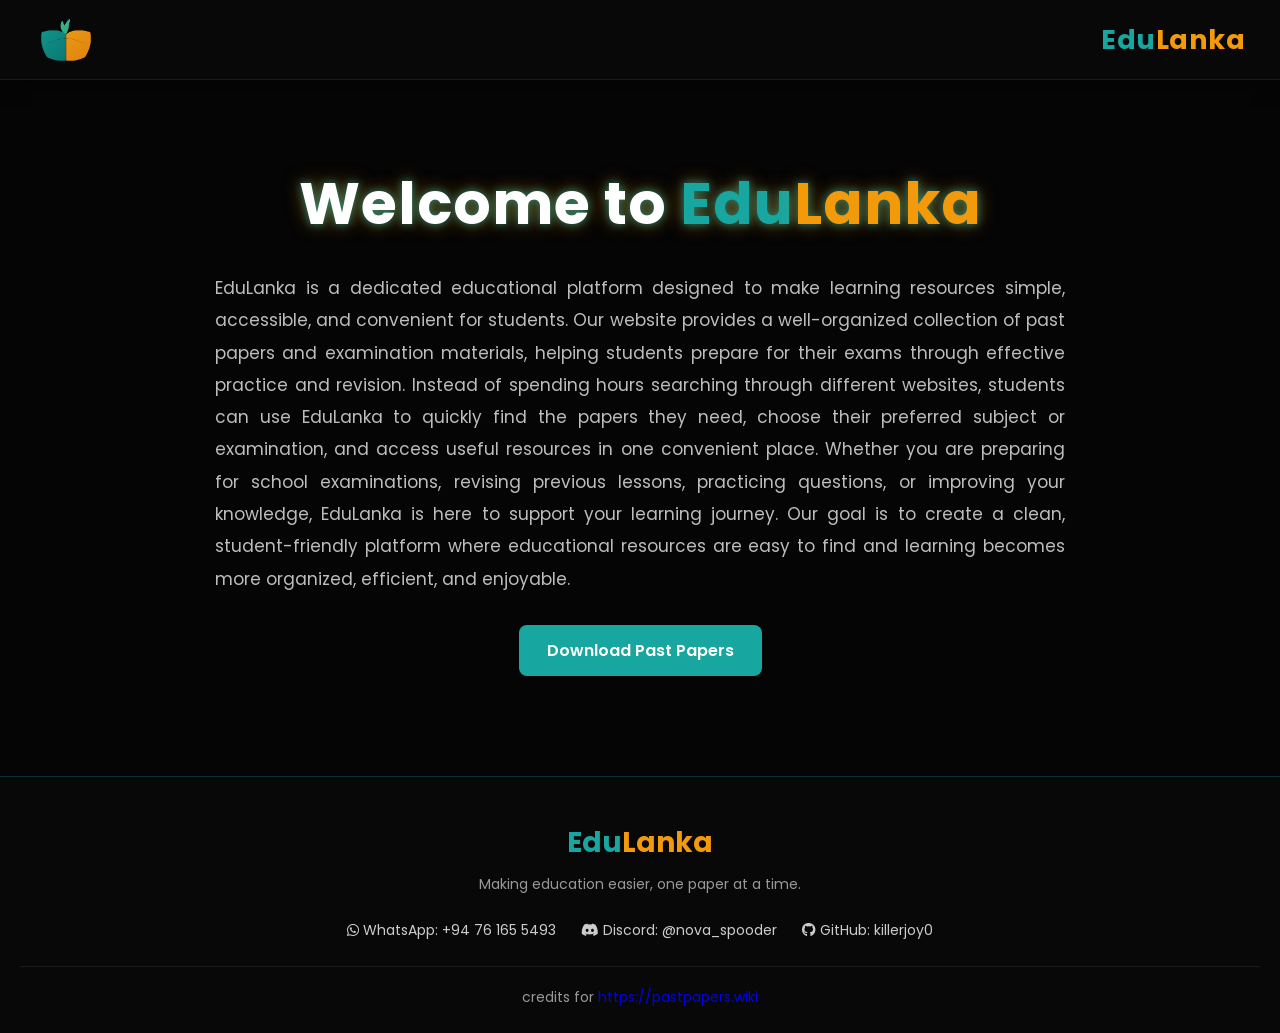
<file: index.html>
<!DOCTYPE html>
<html lang="en">
<head>
    <meta charset="UTF-8">
    <meta name="viewport" content="width=device-width, initial-scale=1.0">

    <title>EduLanka</title>
    <link rel="icon" type="image" href="logo.png">
    <link rel="preconnect" href="https://fonts.googleapis.com">
    <link rel="preconnect" href="https://fonts.gstatic.com" crossorigin>
    <link href="https://fonts.googleapis.com/css2?family=Poppins:wght@500;600;700&display=swap" rel="stylesheet">

    <link rel="stylesheet" href="style.css">
    <link rel="stylesheet" href="https://cdnjs.cloudflare.com/ajax/libs/font-awesome/6.5.2/css/all.min.css">
</head>

<body>

    <nav class="navbar">

        <!-- Logo -->
        <div class="logo-container">
            <img src="logo.png" alt="EduLanka" class="logo">
        </div>

        <!-- Website Name -->
        <div class="brand-name">
            <span class="edu">Edu</span><span class="lanka">Lanka</span>
        </div>

    </nav>

    <section class="welcome">
        <h1>
            Welcome to <span class="edu">Edu</span><span class="lanka">Lanka</span>
        </h1>
    </section>

    <p class="intro">
    EduLanka is a dedicated educational platform designed to make learning resources
    simple, accessible, and convenient for students. Our website provides a well-organized
    collection of past papers and examination materials, helping students prepare for their
    exams through effective practice and revision. Instead of spending hours searching
    through different websites, students can use EduLanka to quickly find the papers they
    need, choose their preferred subject or examination, and access useful resources in one
    convenient place. Whether you are preparing for school examinations, revising previous
    lessons, practicing questions, or improving your knowledge, EduLanka is here to support
    your learning journey. Our goal is to create a clean, student-friendly platform where
    educational resources are easy to find and learning becomes more organized, efficient,
    and enjoyable.
</p>

<a href="papers.html" class="papers-btn">Download Past Papers</a>

<footer class="footer">
    <div class="footer-content">

        <h2><span class="edu">Edu</span><span class="lanka">Lanka</span></h2>

        <p>Making education easier, one paper at a time.</p>

        <div class="contact-info">
            <span><i class="fab fa-whatsapp"></i> WhatsApp: +94 76 165 5493</span>
            <span><i class='fab fa-discord'></i> Discord: @nova_spooder</span>
            <span><i class="fab fa-github"></i> GitHub: killerjoy0 </span>
        </div>

        <p class="copyright">
            credits for <a href="https://pastpapers.wiki/"> https://pastpapers.wiki </a>
        </p>

    </div>
</footer>

</body>
</html>
</file>
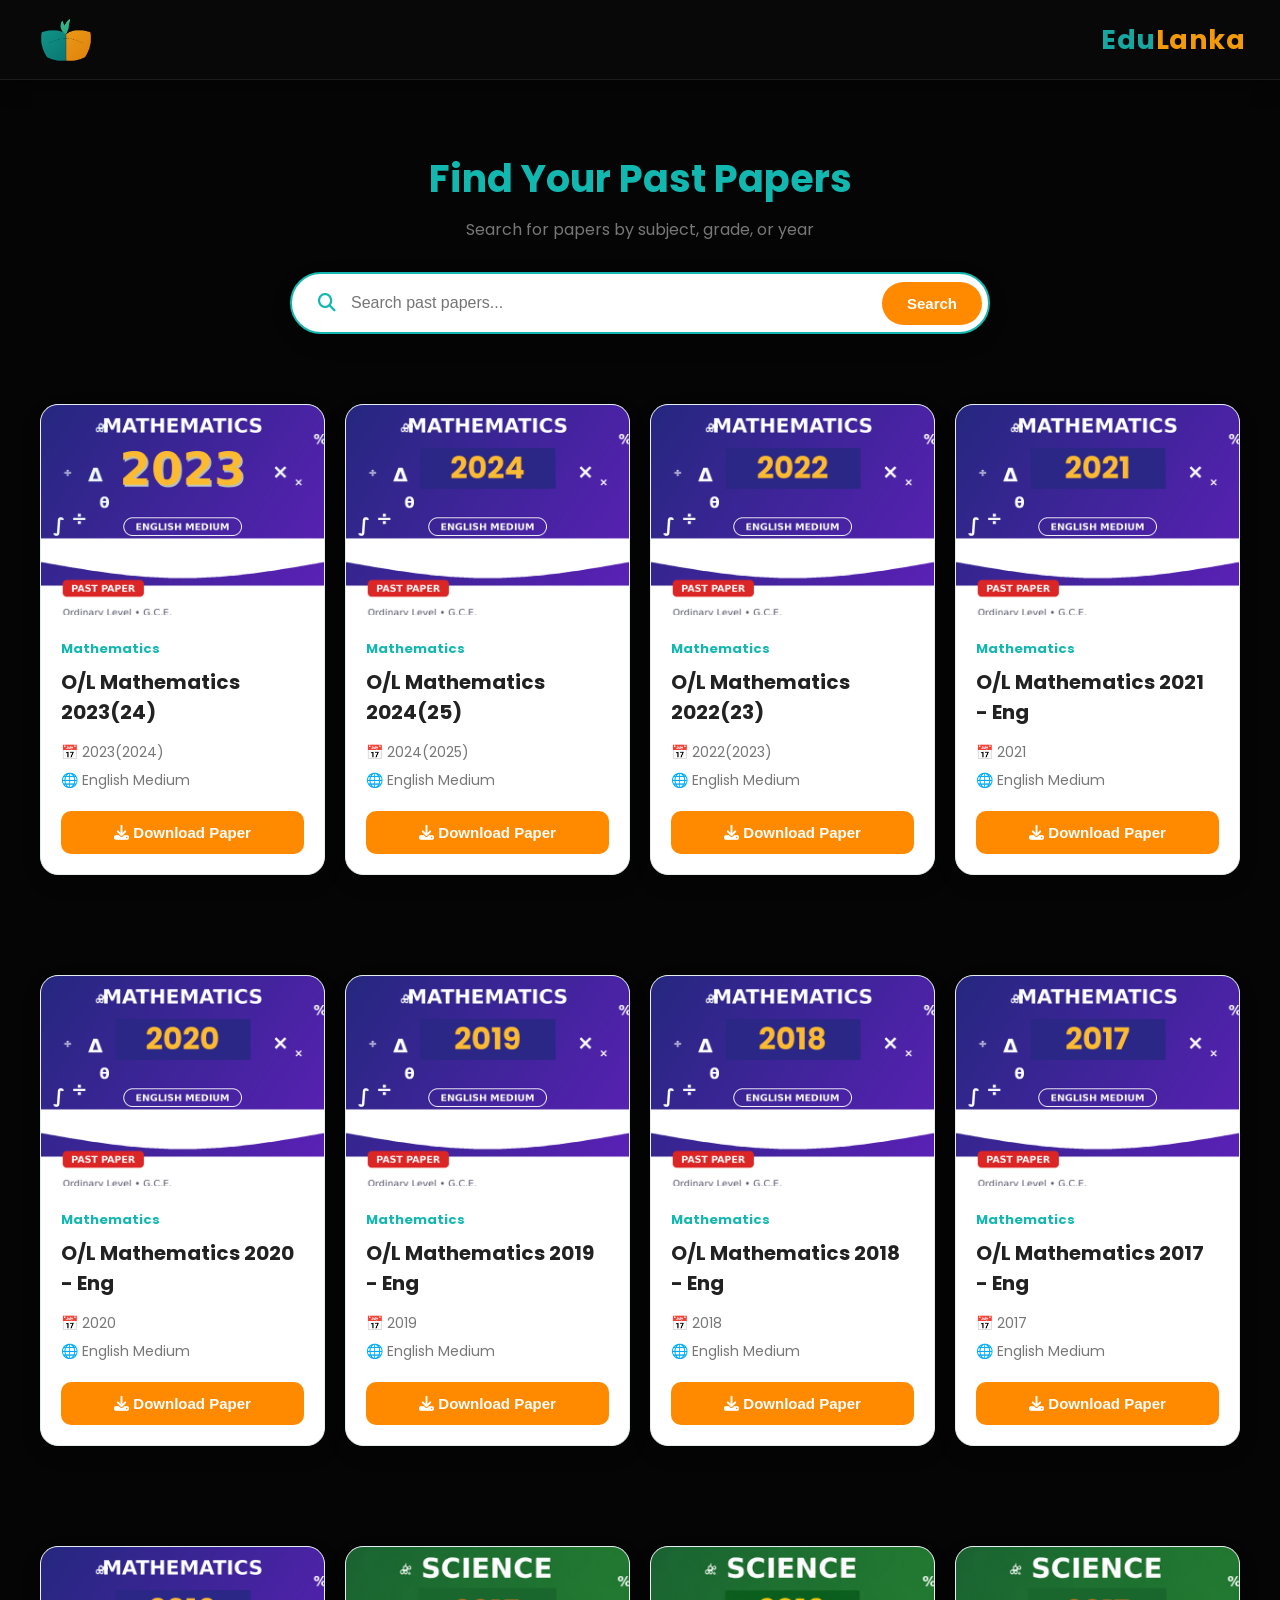
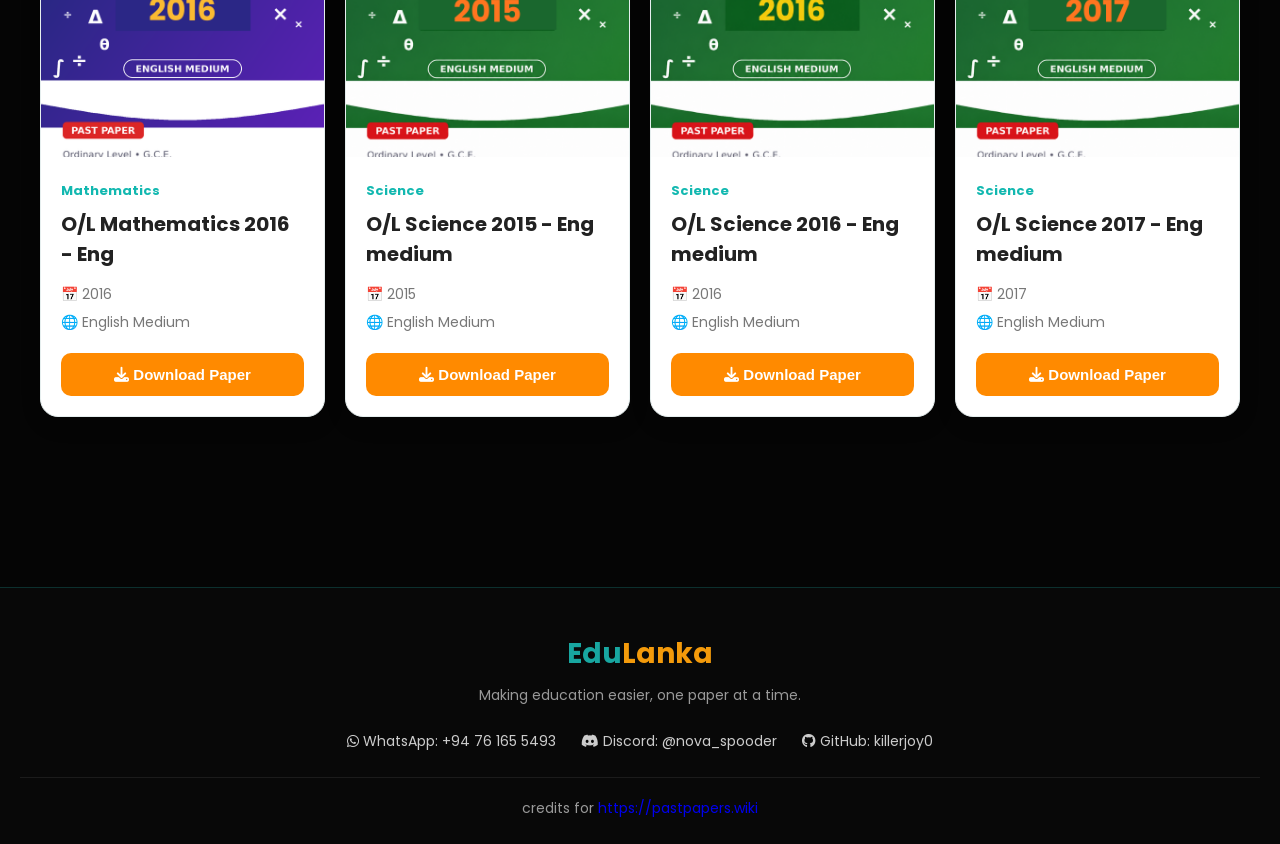
<file: papers.html>
<!DOCTYPE html>
<html lang="en">
<head>
    <meta charset="UTF-8">
    <meta name="viewport" content="width=device-width, initial-scale=1.0">
    <title>Papers</title>
    <link rel="icon" type="image" href="logo.png">
    <link rel="preconnect" href="https://fonts.googleapis.com">
    <link rel="preconnect" href="https://fonts.gstatic.com" crossorigin>
    <link href="https://fonts.googleapis.com/css2?family=Poppins:wght@500;600;700&display=swap" rel="stylesheet">
    <link rel="stylesheet" href="https://cdnjs.cloudflare.com/ajax/libs/font-awesome/6.5.2/css/all.min.css">
    <link rel="stylesheet" href="style.css">
        <script src="script.js" defer></script>

</head>
<body>
    <nav class="navbar">

        <!-- Logo -->
        <div class="logo-container">
            <img src="logo.png" alt="EduLanka" class="logo">
        </div>

        <!-- Website Name -->
        <div class="brand-name">
           <a href="https://edu-lanka.vercel.app"> <span class="edu">Edu</span><span class="lanka">Lanka</span></a> 
        </div>

    </nav>

    <!-- Search Bar -->
<section class="paper-search">
    <div class="search-container">
        <h1>Find Your Past Papers</h1>
        <p>Search for papers by subject, grade, or year</p>

        <div class="search-box">
            <i class="fas fa-search"></i>
            <input type="text" id="paperSearch" placeholder="Search past papers...">
            <button onclick="searchPapers()">Search</button>
        </div>
    </div>
</section>


<section class="papers-section">
    <div class="papers-container">

        <div class="paper-card">

            <div class="paper-image">
                <img src="assets/papers/maths-2023.png" alt=" O/L Mathematics Past Paper">
            </div>

            <div class="paper-info">
                <span class="paper-subject">Mathematics</span>

                <h2>O/L Mathematics 2023(24) </h2>

                <div class="paper-details">
                    <span>📅 2023(2024)</span>
                    <span>🌐 English Medium</span>
                </div>

                <button class="download-btn" onclick="downloadPaper('assets/papers/mathematics-2023.pdf')">
    <i class="fas fa-download"></i>
    Download Paper
</button>
            </div>

        </div>

    <div class="paper-card">

            <div class="paper-image">
                <img src="assets/papers/maths-2024.png" alt=" O/L Mathematics Past Paper">
            </div>

            <div class="paper-info">
                <span class="paper-subject">Mathematics</span>

                <h2>O/L Mathematics 2024(25) </h2>

                <div class="paper-details">
                    <span>📅 2024(2025)</span>
                    <span>🌐 English Medium</span>
                </div>

                <button class="download-btn" onclick="downloadPaper('assets/papers/mathematics-2024.pdf')">
    <i class="fas fa-download"></i>
    Download Paper
</button>
            </div>

        </div>

<div class="paper-card">

            <div class="paper-image">
                <img src="assets/papers/maths-2022.png" alt=" O/L Mathematics Past Paper">
            </div>

            <div class="paper-info">
                <span class="paper-subject">Mathematics</span>

                <h2>O/L Mathematics 2022(23) </h2>

                <div class="paper-details">
                    <span>📅 2022(2023)</span>
                    <span>🌐 English Medium</span>
                </div>

                <button class="download-btn" onclick="downloadPaper('assets/papers/mathematics-2022.pdf')">
    <i class="fas fa-download"></i>
    Download Paper
</button>
            </div>

        </div>
<div class="paper-card">

            <div class="paper-image">
                <img src="assets/papers/maths-2021.png" alt=" O/L Mathematics Past Paper">
            </div>

            <div class="paper-info">
                <span class="paper-subject">Mathematics</span>

                <h2>O/L Mathematics 2021 - Eng</h2>

                <div class="paper-details">
                    <span>📅 2021</span>
                    <span>🌐 English Medium</span>
                </div>

                <button class="download-btn" onclick="downloadPaper('assets/papers/mathematics-2023.pdf')">
    <i class="fas fa-download"></i>
    Download Paper
</button>
            </div>

        </div>

    </div>

</section>


<section class="papers-section">
    <div class="papers-container">

        <div class="paper-card">

            <div class="paper-image">
                <img src="assets/papers/maths-2020.png" alt=" O/L Mathematics Past Paper">
            </div>

            <div class="paper-info">
                <span class="paper-subject">Mathematics</span>

                <h2>O/L Mathematics 2020 - Eng </h2>

                <div class="paper-details">
                    <span>📅 2020</span>
                    <span>🌐 English Medium</span>
                </div>

                <button class="download-btn" onclick="downloadPaper('assets/papers/mathematics-2020.pdf')">
    <i class="fas fa-download"></i>
    Download Paper
</button>
            </div>

        </div>

    <div class="paper-card">

            <div class="paper-image">
                <img src="assets/papers/maths-2019.png" alt=" O/L Mathematics Past Paper">
            </div>

            <div class="paper-info">
                <span class="paper-subject">Mathematics</span>

                <h2>O/L Mathematics 2019 - Eng </h2>

                <div class="paper-details">
                    <span>📅 2019 </span>
                    <span>🌐 English Medium</span>
                </div>

                <button class="download-btn" onclick="downloadPaper('assets/papers/mathematics-2019.pdf')">
    <i class="fas fa-download"></i>
    Download Paper
</button>
            </div>

        </div>

<div class="paper-card">

            <div class="paper-image">
                <img src="assets/papers/maths-2018.png" alt=" O/L Mathematics Past Paper">
            </div>

            <div class="paper-info">
                <span class="paper-subject">Mathematics</span>

                <h2>O/L Mathematics 2018 - Eng </h2>

                <div class="paper-details">
                    <span>📅 2018 </span>
                    <span>🌐 English Medium</span>
                </div>

                <button class="download-btn" onclick="downloadPaper('assets/papers/mathematics-2018.pdf')">
    <i class="fas fa-download"></i>
    Download Paper
</button>
            </div>

        </div>
<div class="paper-card">

            <div class="paper-image">
                <img src="assets/papers/maths-2017.png" alt=" O/L Mathematics Past Paper">
            </div>

            <div class="paper-info">
                <span class="paper-subject">Mathematics</span>

                <h2>O/L Mathematics 2017 - Eng</h2>

                <div class="paper-details">
                    <span>📅 2017</span>
                    <span>🌐 English Medium</span>
                </div>

                <button class="download-btn" onclick="downloadPaper('assets/papers/mathematics-2017.pdf')">
    <i class="fas fa-download"></i>
    Download Paper
</button>
            </div>

        </div>

    </div>

</section>
<section class="papers-section">
    <div class="papers-container">

        <div class="paper-card">

            <div class="paper-image">
                <img src="assets/papers/maths-2016.png" alt=" O/L Mathematics Past Paper">
            </div>

            <div class="paper-info">
                <span class="paper-subject">Mathematics</span>

                <h2>O/L Mathematics 2016 - Eng </h2>

                <div class="paper-details">
                    <span>📅 2016</span>
                    <span>🌐 English Medium</span>
                </div>

                <button class="download-btn" onclick="downloadPaper('assets/papers/mathematics-2016.pdf')">
    <i class="fas fa-download"></i>
    Download Paper
</button>
            </div>

        </div>

    <div class="paper-card">

            <div class="paper-image">
                <img src="assets/papers/sci-2015.png" alt=" O/L Science Past Paper">
            </div>

            <div class="paper-info">
                <span class="paper-subject">Science</span>

                <h2>O/L Science 2015 - Eng medium  </h2>

                <div class="paper-details">
                    <span>📅 2015 </span>
                    <span>🌐 English Medium</span>
                </div>

                <button class="download-btn" onclick="downloadPaper('assets/papers/science-2015.pdf')">
    <i class="fas fa-download"></i>
    Download Paper
</button>
            </div>

        </div>

<div class="paper-card">

            <div class="paper-image">
                <img src="assets/papers/sci-2016.png" alt=" O/L Science Past Paper">
            </div>

            <div class="paper-info">
                <span class="paper-subject">Science</span>

                <h2>O/L Science 2016 - Eng medium </h2>

                <div class="paper-details">
                    <span>📅 2016 </span>
                    <span>🌐 English Medium</span>
                </div>

                <button class="download-btn" onclick="downloadPaper('assets/papers/science-2016.pdf')">
    <i class="fas fa-download"></i>
    Download Paper
</button>
            </div>

        </div>

<div class="paper-card">

            <div class="paper-image">
                <img src="assets/papers/sci-2017.png" alt=" O/L Science Past Paper">
            </div>

            <div class="paper-info">
                <span class="paper-subject">Science</span>

                <h2>O/L Science 2017 - Eng medium </h2>

                <div class="paper-details">
                    <span>📅 2017 </span>
                    <span>🌐 English Medium</span>
                </div>

                <button class="download-btn" onclick="downloadPaper('assets/papers/science-2017.pdf')">
    <i class="fas fa-download"></i>
    Download Paper
</button>
            </div>

        </div>


    </div>

</section>


        
  <footer class="footer">
    <div class="footer-content">

        <h2><span class="edu">Edu</span><span class="lanka">Lanka</span></h2>

        <p>Making education easier, one paper at a time.</p>

        <div class="contact-info">
            <span><i class="fab fa-whatsapp"></i> WhatsApp: +94 76 165 5493</span>
            <span><i class='fab fa-discord'></i> Discord: @nova_spooder</span>
            <span><i class="fab fa-github"></i> GitHub: killerjoy0 </span>
        </div>

        <p class="copyright">
            credits for <a href="https://pastpapers.wiki/"> https://pastpapers.wiki </a>
        </p>

    </div>
</footer>   


</body>
</html>
</file>
<file: style.css>
* {
    margin: 0;
    padding: 0;
    box-sizing: border-box;
}

body {
    font-family: "Poppins", sans-serif;
    background: #050505;
}

a{
    text-decoration: none;
}

/* Navigation Bar */
.navbar {
    width: 100%;
    height: 80px;

    display: flex;
    align-items: center;
    justify-content: space-between;

    padding: 0 35px;

    background: #080808;

    border-bottom: 1px solid rgba(255, 255, 255, 0.08);

    box-shadow: 0 4px 20px rgba(0, 0, 0, 0.35);
}

/* Logo on the left */
.logo-container {
    display: flex;
    align-items: center;
}

.logo {
    width: 62px;
    height: 62px;

    object-fit: contain;

    transition: transform 0.3s ease;
}

.logo:hover {
    transform: scale(1.08);
}

/* EduLanka text on the right */
.brand-name {
    font-size: 27px;
    font-weight: 700;
    letter-spacing: 0.5px;

    user-select: none;
     transition: transform 0.3s ease;
}

/* Teal */
.edu {
    color: #18a6a0;
}

/* Orange */
.lanka {
    color: #f39a0b;
}

.brand-name:hover {
    transform: scale(1.08);
}

.welcome {
    text-align: center;
    padding-top: 80px;
}

.welcome h1 {
    font-size: 58px;
    font-weight: 700;
    letter-spacing: 1px;
    color: #ffffff;
}

.welcome .edu {
    color: #18a6a0;
}

.welcome .lanka {
    color: #f39a0b;
}

.welcome h1 {
    text-shadow:
        0 0 8px rgba(24, 166, 160, 0.7),
        0 0 18px rgba(243, 154, 11, 0.5);
}

.intro {
    max-width: 900px;
    margin: 25px auto 0;
    padding: 0 25px;

    text-align: justify;

    color: #bdbdbd;
    font-size: 17px;
    line-height: 1.9;
    font-weight: 400;
}

.papers-btn {
    display: inline-block;
    margin-top: 30px;
    padding: 13px 28px;
    
    background: #18a6a0;
    color: #ffffff;

    text-decoration: none;
    font-size: 16px;
    font-weight: 600;

    border-radius: 8px;

    transition: 0.3s ease;
}

.papers-btn {
    display: block;
    width: fit-content;
    margin: 30px auto 0;
}

.papers-btn:hover {
    background: #f39a0b;
    transform: translateY(-3px);
}

.footer {
    margin-top: 100px;
    padding: 45px 20px 25px;

    background: #080808;
    border-top: 1px solid rgba(24, 166, 160, 0.25);

    text-align: center;
}

.footer h2 {
    font-size: 28px;
    margin-bottom: 10px;
}

.footer p {
    color: #999;
    font-size: 14px;
}

.contact-info {
    display: flex;
    justify-content: center;
    flex-wrap: wrap;
    gap: 25px;

    margin: 25px 0;
}

.contact-info span {
    color: #ccc;
    font-size: 14px;
}

.copyright {
    margin-top: 25px;
    padding-top: 20px;
    border-top: 1px solid rgba(255, 255, 255, 0.08);
}

/* Paper Search */
.paper-search {
    padding: 70px 20px 40px;
    text-align: center;
}

.search-container {
    max-width: 900px;
    margin: auto;
}

.search-container h1 {
    font-size: 38px;
    margin-bottom: 10px;
    color: #12b8b0;
}

.search-container p {
    color: #777;
    font-size: 16px;
    margin-bottom: 30px;
}

.search-box {
    display: flex;
    align-items: center;
    max-width: 700px;
    margin: auto;
    background: #fff;
    border: 2px solid #12b8b0;
    border-radius: 50px;
    padding: 6px;
    box-shadow: 0 8px 25px rgba(0, 0, 0, 0.08);
}

.search-box i {
    color: #12b8b0;
    font-size: 18px;
    margin-left: 20px;
}

.search-box input {
    flex: 1;
    border: none;
    outline: none;
    padding: 14px 15px;
    font-size: 16px;
    background: transparent;
}

.search-box button {
    border: none;
    background: #ff8a00;
    color: white;
    padding: 13px 25px;
    border-radius: 40px;
    font-size: 15px;
    font-weight: bold;
    cursor: pointer;
    transition: 0.3s;
}

.search-box button:hover {
    background: #e97800;
    transform: scale(1.03);
}

/* Papers Section */

.papers-section {
    padding: 30px 20px 70px;
}

.papers-container {
    display: grid;
    grid-template-columns: repeat(4, 1fr);
    gap: 20px;
    width: 1200px;
    max-width: 100%;
    margin: auto;
}
.paper-card {
    background: #ffffff;
    border-radius: 18px;
    overflow: hidden;
    border: 1px solid #e5eeee;
    box-shadow: 0 8px 25px rgba(0, 0, 0, 0.07);
    transition: 0.3s ease;
}

.paper-card:hover {
    transform: translateY(-7px);
    box-shadow: 0 15px 35px rgba(0, 0, 0, 0.12);
}

.paper-image {
    width: 100%;
    height: 210px;
    background: #eefafa;
    display: flex;
    align-items: center;
    justify-content: center;
    overflow: hidden;
}

.paper-image img {
    width: 100%;
    height: 100%;
    object-fit: cover;
}

.paper-info {
    padding: 20px;
}

.paper-subject {
    display: inline-block;
    color: #12b8b0;
    font-size: 13px;
    font-weight: 700;
    margin-bottom: 8px;
}

.paper-info h2 {
    font-size: 20px;
    color: #222;
    margin: 0 0 15px;
}

.paper-details {
    display: flex;
    flex-direction: column;
    gap: 7px;
    color: #777;
    font-size: 14px;
    margin-bottom: 20px;
}

.download-btn {
    width: 100%;
    border: none;
    padding: 13px;
    border-radius: 10px;
    background: #ff8a00;
    color: white;
    font-size: 15px;
    font-weight: 700;
    cursor: pointer;
    transition: 0.3s ease;
}

.download-btn:hover {
    background: #e97800;
    transform: scale(1.02);
}
@media (max-width: 500px) {
    .papers-container {
        grid-template-columns: 1fr !important;
        width: 100% !important;
        padding: 0 15px;
    }
}
</file>
